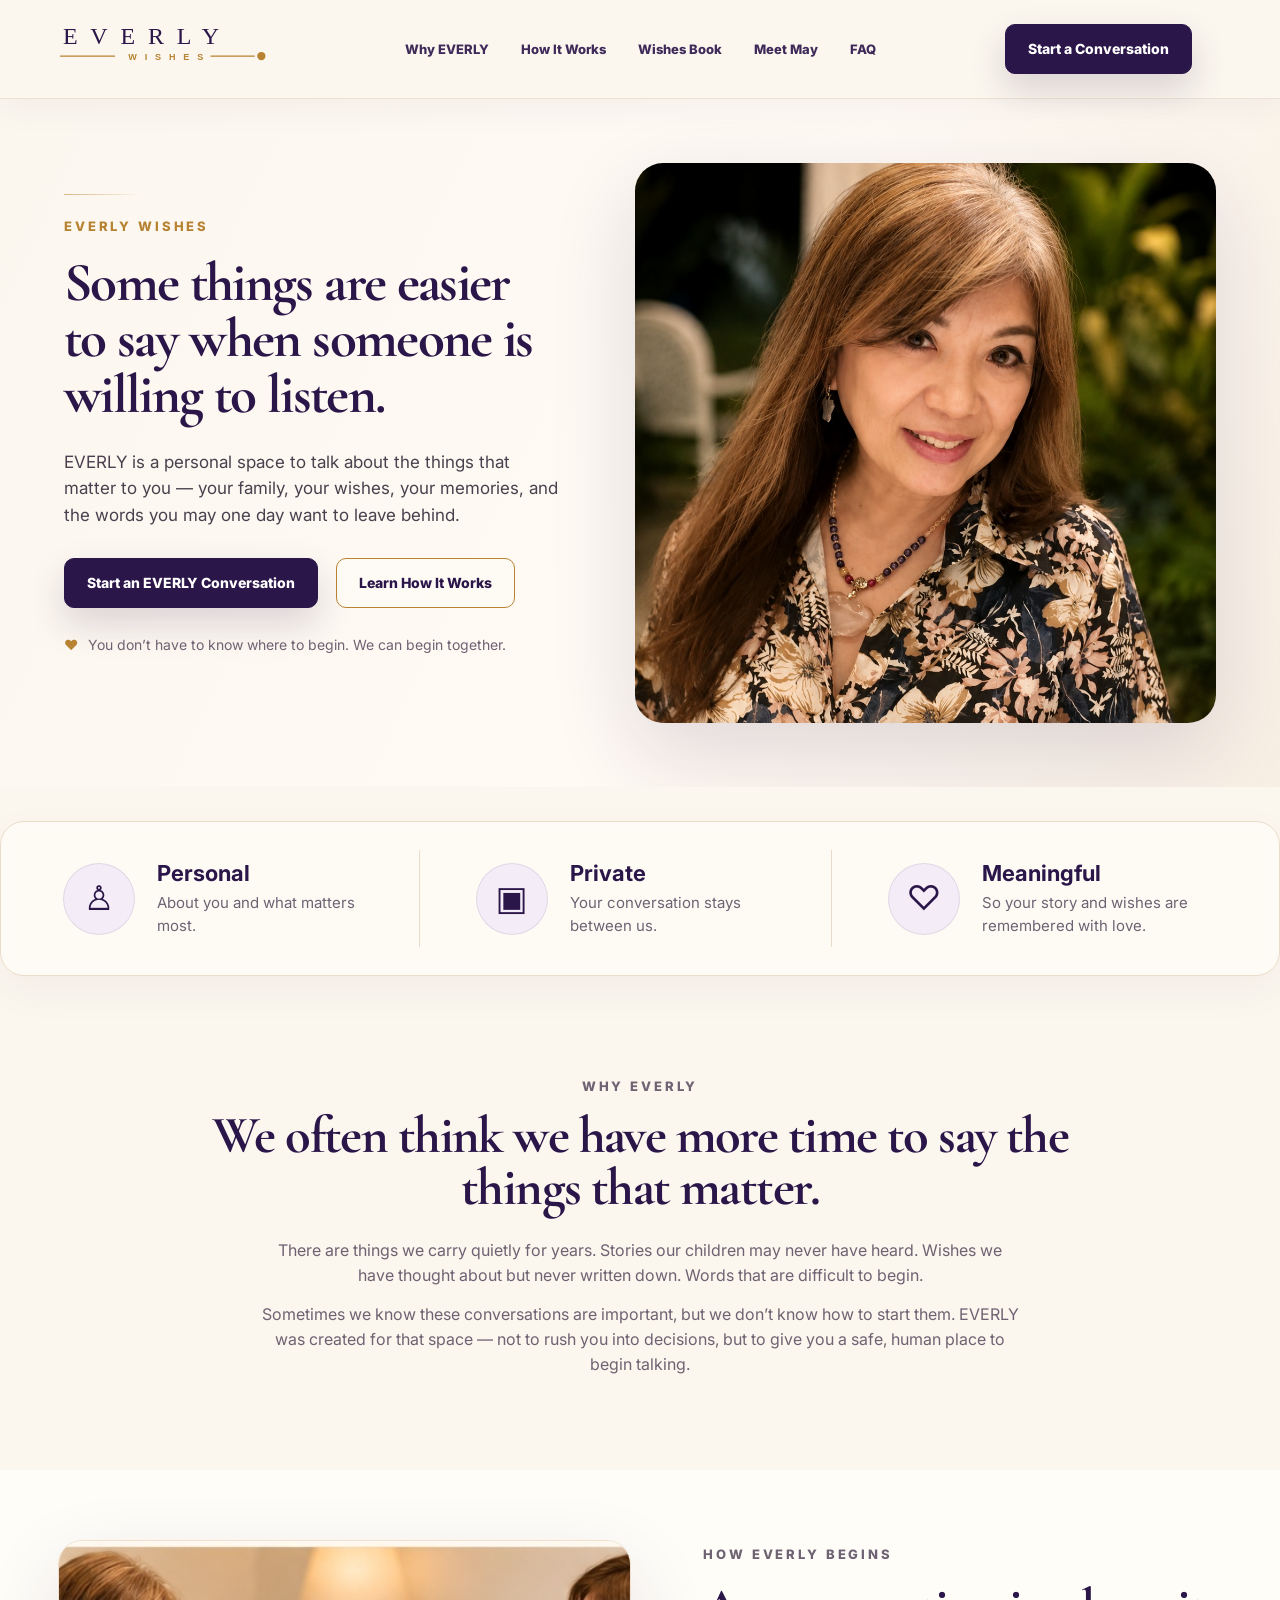
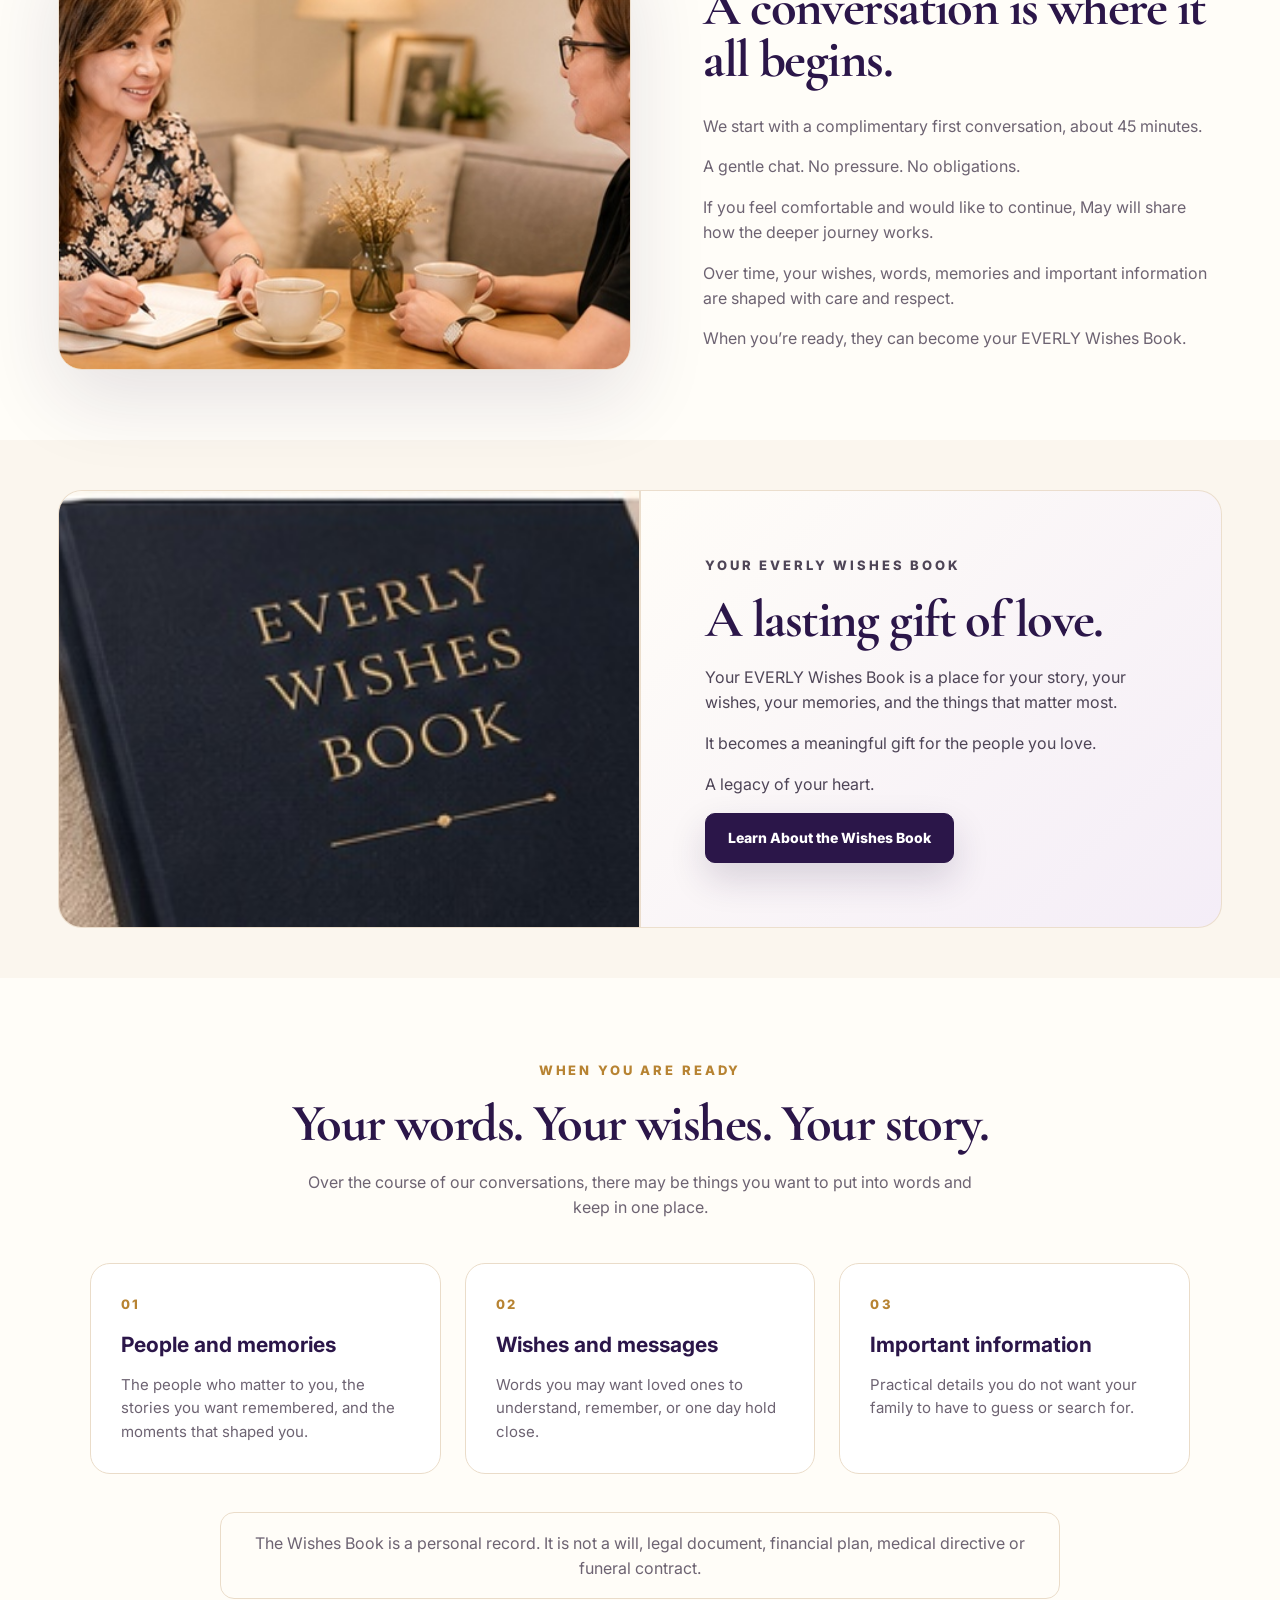
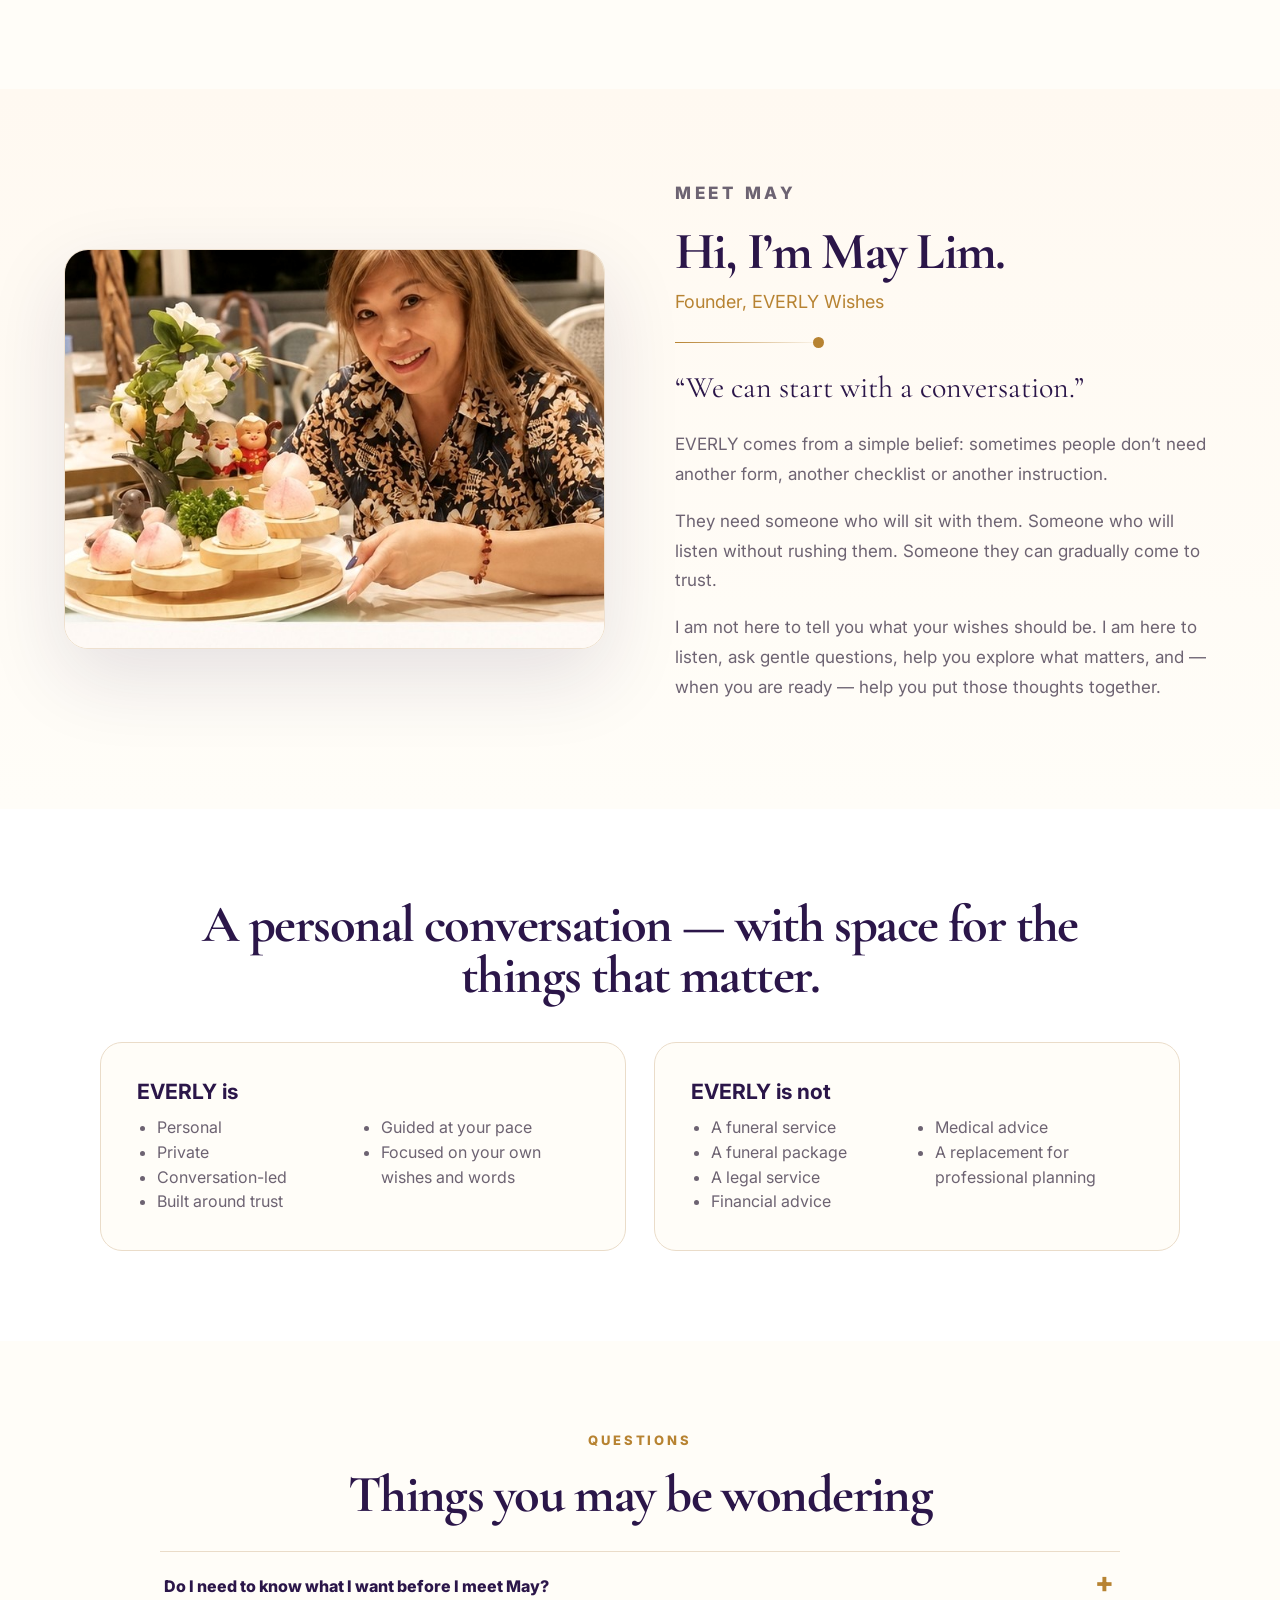
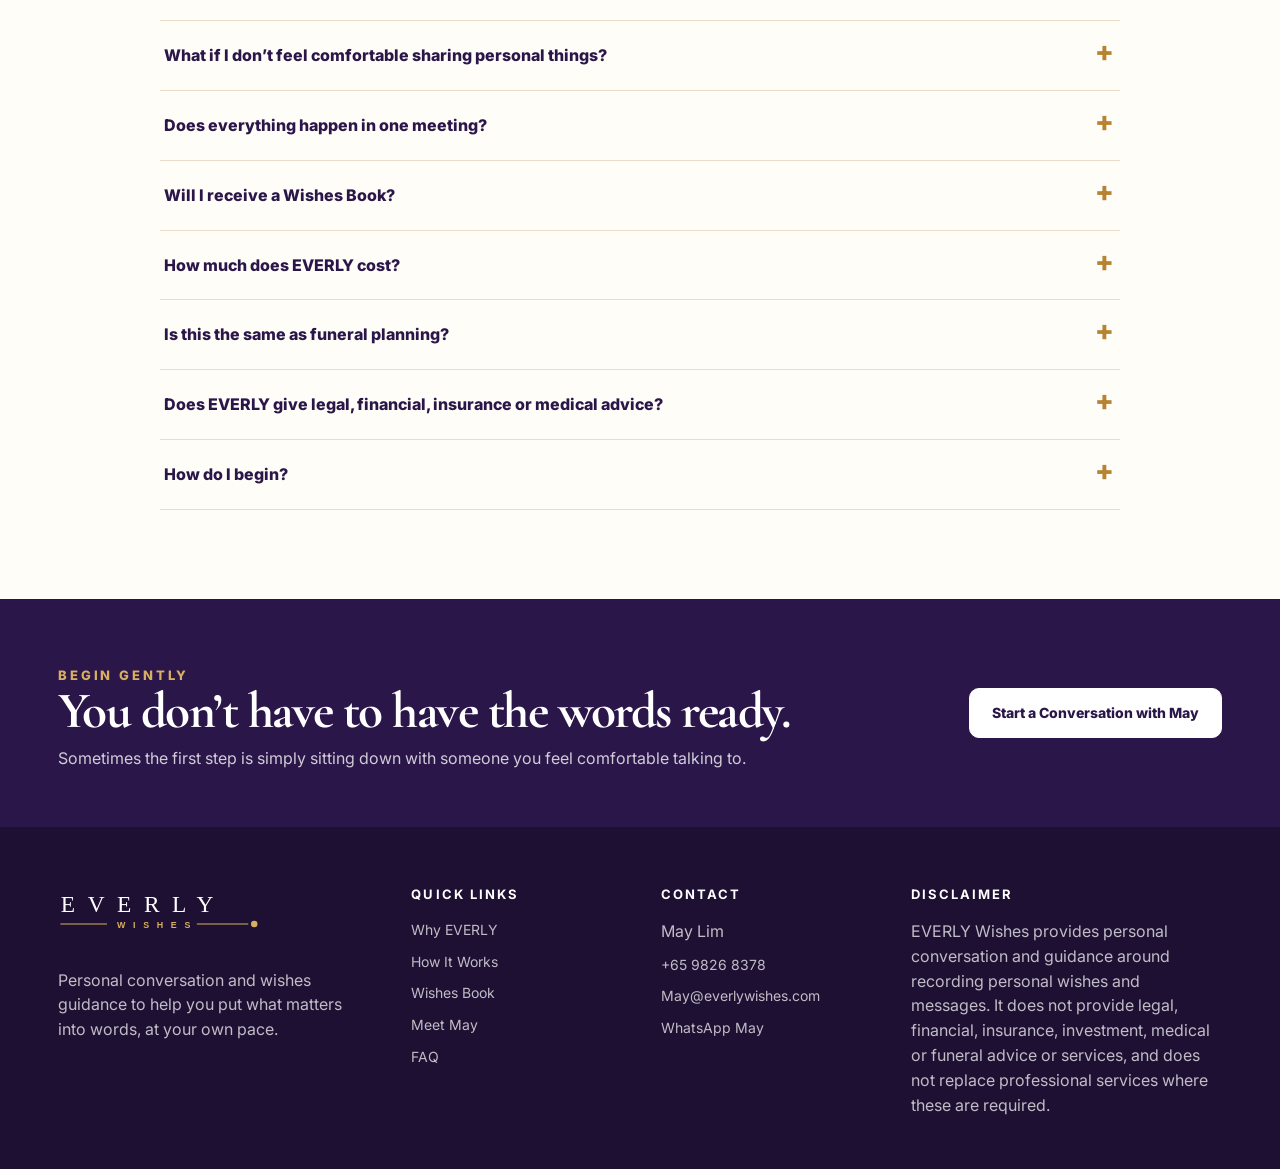
<file: index.html>
<!DOCTYPE html>
<html lang="en">
<head>
  <meta charset="utf-8" />
  <meta name="viewport" content="width=device-width, initial-scale=1" />
  <title>EVERLY Wishes | Start an EVERLY Conversation</title>
  <meta name="description" content="EVERLY Wishes is a personal conversation and wishes guidance service by May Lim. Start with a conversation, and when you are ready, put what matters into words." />
  <meta property="og:title" content="EVERLY Wishes | Start an EVERLY Conversation" />
  <meta property="og:description" content="Some things are easier to say when someone is willing to listen." />
  <meta property="og:image" content="https://everly.thehopefultree.workers.dev/assets/everly-social-share-v27.jpg" />
  <meta property="og:url" content="https://everly.thehopefultree.workers.dev/" />
  <meta name="twitter:card" content="summary_large_image" />
  <link rel="preconnect" href="https://fonts.googleapis.com">
  <link rel="preconnect" href="https://fonts.gstatic.com" crossorigin>
  <link href="https://fonts.googleapis.com/css2?family=Cormorant+Garamond:wght@500;600;700&family=Inter:wght@400;500;600;700;800&display=swap" rel="stylesheet">
  <link rel="stylesheet" href="style.css?v=2.7" />
</head>
<body>
  <header class="site-header">
    <a class="logo-wrap" href="#top" aria-label="EVERLY Wishes home">
      <img src="assets/everly-logo-premium-v27.svg" alt="EVERLY Wishes" />
    </a>

    <nav class="nav" aria-label="Main navigation">
      <a href="#why">Why EVERLY</a>
      <a href="#how">How It Works</a>
      <a href="#book">Wishes Book</a>
      <a href="#may">Meet May</a>
      <a href="#faq">FAQ</a>
    </nav>

    <a class="nav-cta" href="https://wa.me/6598268378?text=Hi%20May%20Lim%2C%20I%20would%20like%20to%20start%20an%20EVERLY%20Conversation." target="_blank" rel="noopener">Start a Conversation</a>
    <button class="menu-button" aria-label="Open menu" aria-expanded="false">Menu <span></span></button>
  </header>

  <main id="top">
    <section class="hero">
      <div class="hero-copy">
        <p class="eyebrow">EVERLY Wishes</p>
        <h1>Some things are easier to say when someone is willing to listen.</h1>
        <p class="lead">EVERLY is a personal space to talk about the things that matter to you — your family, your wishes, your memories, and the words you may one day want to leave behind.</p>
        <div class="actions">
          <a class="button primary" href="https://wa.me/6598268378?text=Hi%20May%20Lim%2C%20I%20would%20like%20to%20start%20an%20EVERLY%20Conversation." target="_blank" rel="noopener">Start an EVERLY Conversation</a>
          <a class="button secondary" href="#how">Learn How It Works</a>
        </div>
        <p class="reassurance"><span>♥</span> You don’t have to know where to begin. We can begin together.</p>
      </div>
      <div class="hero-visual">
        <img src="assets/may-lim-portrait.jpg" alt="May Lim, founder of EVERLY Wishes" />
      </div>
    </section>

    <section id="why" class="benefit-strip">
      <article>
        <div class="benefit-icon">♙</div>
        <div><h3>Personal</h3><p>About you and what matters most.</p></div>
      </article>
      <article>
        <div class="benefit-icon">▣</div>
        <div><h3>Private</h3><p>Your conversation stays between us.</p></div>
      </article>
      <article>
        <div class="benefit-icon">♡</div>
        <div><h3>Meaningful</h3><p>So your story and wishes are remembered with love.</p></div>
      </article>
    </section>

    <section class="story-section section-pad">
      <p class="eyebrow center">Why EVERLY</p>
      <h2>We often think we have more time to say the things that matter.</h2>
      <p>There are things we carry quietly for years. Stories our children may never have heard. Wishes we have thought about but never written down. Words that are difficult to begin.</p>
      <p>Sometimes we know these conversations are important, but we don’t know how to start them. EVERLY was created for that space — not to rush you into decisions, but to give you a safe, human place to begin talking.</p>
    </section>

    <section id="how" class="conversation-section section-pad">
      <div class="conversation-image">
        <img src="assets/everly-conversation.jpg" alt="A gentle EVERLY Conversation with May Lim" />
      </div>
      <div class="conversation-copy">
        <p class="eyebrow">How EVERLY begins</p>
        <h2>A conversation is where it all begins.</h2>
        <p>We start with a complimentary first conversation, about 45 minutes.</p>
        <p>A gentle chat. No pressure. No obligations.</p>
        <p>If you feel comfortable and would like to continue, May will share how the deeper journey works.</p>
        <p>Over time, your wishes, words, memories and important information are shaped with care and respect.</p>
        <p>When you’re ready, they can become your EVERLY Wishes Book.</p>
      </div>
    </section>

    <section id="book" class="book-panel section-pad">
      <div class="book-image">
        <img src="assets/everly-wishes-book.jpg" alt="EVERLY Wishes Book preview" />
      </div>
      <div class="book-copy">
        <p class="eyebrow">Your EVERLY Wishes Book</p>
        <h2>A lasting gift of love.</h2>
        <p>Your EVERLY Wishes Book is a place for your story, your wishes, your memories, and the things that matter most.</p>
        <p>It becomes a meaningful gift for the people you love.</p>
        <p>A legacy of your heart.</p>
        <a class="button primary" href="#faq">Learn About the Wishes Book</a>
      </div>
    </section>

    <section class="words-section section-pad">
      <p class="eyebrow center">When you are ready</p>
      <h2>Your words. Your wishes. Your story.</h2>
      <p>Over the course of our conversations, there may be things you want to put into words and keep in one place.</p>
      <div class="word-grid">
        <article><span>01</span><h3>People and memories</h3><p>The people who matter to you, the stories you want remembered, and the moments that shaped you.</p></article>
        <article><span>02</span><h3>Wishes and messages</h3><p>Words you may want loved ones to understand, remember, or one day hold close.</p></article>
        <article><span>03</span><h3>Important information</h3><p>Practical details you do not want your family to have to guess or search for.</p></article>
      </div>
      <p class="soft-note">The Wishes Book is a personal record. It is not a will, legal document, financial plan, medical directive or funeral contract.</p>
    </section>

    <section id="may" class="may-section section-pad">
      <div class="may-photo">
        <img src="assets/may-lim-meet-v27.jpg" alt="May Lim in a warm personal setting" />
      </div>
      <div class="may-copy">
        <p class="eyebrow">Meet May</p>
        <h2>Hi, I’m May Lim.</h2>
        <p class="role">Founder, EVERLY Wishes</p>
        <div class="gold-line"></div>
        <blockquote>“We can start with a conversation.”</blockquote>
        <p>EVERLY comes from a simple belief: sometimes people don’t need another form, another checklist or another instruction.</p>
        <p>They need someone who will sit with them. Someone who will listen without rushing them. Someone they can gradually come to trust.</p>
        <p>I am not here to tell you what your wishes should be. I am here to listen, ask gentle questions, help you explore what matters, and — when you are ready — help you put those thoughts together.</p>
      </div>
    </section>

    <section class="boundaries section-pad">
      <h2>A personal conversation — with space for the things that matter.</h2>
      <div class="boundary-grid">
        <div>
          <h3>EVERLY is</h3>
          <ul>
            <li>Personal</li>
            <li>Private</li>
            <li>Conversation-led</li>
            <li>Built around trust</li>
            <li>Guided at your pace</li>
            <li>Focused on your own wishes and words</li>
          </ul>
        </div>
        <div>
          <h3>EVERLY is not</h3>
          <ul>
            <li>A funeral service</li>
            <li>A funeral package</li>
            <li>A legal service</li>
            <li>Financial advice</li>
            <li>Medical advice</li>
            <li>A replacement for professional planning</li>
          </ul>
        </div>
      </div>
    </section>

    <section id="faq" class="faq section-pad">
      <p class="eyebrow center">Questions</p>
      <h2>Things you may be wondering</h2>
      <div class="faq-list">
        <details><summary>Do I need to know what I want before I meet May?</summary><p>No. The first conversation is simply a chance to get to know each other. You do not need to arrive with a completed list of wishes.</p></details>
        <details><summary>What if I don’t feel comfortable sharing personal things?</summary><p>That’s completely okay. Trust cannot be forced. You decide what you want to share and when.</p></details>
        <details><summary>Does everything happen in one meeting?</summary><p>Not necessarily. EVERLY is relationship-led. Some conversations may take time, and there is no need to rush the process.</p></details>
        <details><summary>Will I receive a Wishes Book?</summary><p>The EVERLY Wishes Book is intended to bring together the things you have chosen to record and preserve. The final form depends on what you choose to share.</p></details>
        <details><summary>How much does EVERLY cost?</summary><p>EVERLY is not intended to be a one-size-fits-all, one-session service. After the first conversation, May can explain the next steps and the investment involved before any deeper work begins.</p></details>
        <details><summary>Is this the same as funeral planning?</summary><p>No. EVERLY is not a funeral service or funeral package. It is a personal conversation and wishes guidance service.</p></details>
        <details><summary>Does EVERLY give legal, financial, insurance or medical advice?</summary><p>No. Where something requires professional legal, financial, insurance or medical advice, you should seek the appropriate qualified professional.</p></details>
        <details><summary>How do I begin?</summary><p>You can start with an EVERLY Conversation. There is no pressure to prepare perfect answers.</p></details>
      </div>
    </section>

    <section class="final-cta">
      <div>
        <p class="eyebrow">Begin gently</p>
        <h2>You don’t have to have the words ready.</h2>
        <p>Sometimes the first step is simply sitting down with someone you feel comfortable talking to.</p>
      </div>
      <a class="button light" href="https://wa.me/6598268378?text=Hi%20May%20Lim%2C%20I%20would%20like%20to%20start%20an%20EVERLY%20Conversation." target="_blank" rel="noopener">Start a Conversation with May</a>
    </section>
  </main>

  <footer class="footer">
    <div>
      <img class="footer-logo-img" src="assets/everly-logo-premium-white.svg" alt="EVERLY Wishes" />
      <p>Personal conversation and wishes guidance to help you put what matters into words, at your own pace.</p>
    </div>
    <div>
      <h3>Quick Links</h3>
      <a href="#why">Why EVERLY</a>
      <a href="#how">How It Works</a>
      <a href="#book">Wishes Book</a>
      <a href="#may">Meet May</a>
      <a href="#faq">FAQ</a>
    </div>
    <div>
      <h3>Contact</h3>
      <p>May Lim</p>
      <a href="tel:+6598268378">+65 9826 8378</a>
      <a href="mailto:May@everlywishes.com">May@everlywishes.com</a>
      <a href="https://wa.me/6598268378" target="_blank" rel="noopener">WhatsApp May</a>
    </div>
    <div>
      <h3>Disclaimer</h3>
      <p>EVERLY Wishes provides personal conversation and guidance around recording personal wishes and messages. It does not provide legal, financial, insurance, investment, medical or funeral advice or services, and does not replace professional services where these are required.</p>
    </div>
  </footer>

  <script src="script.js?v=2.7"></script>
</body>
</html>
</file>
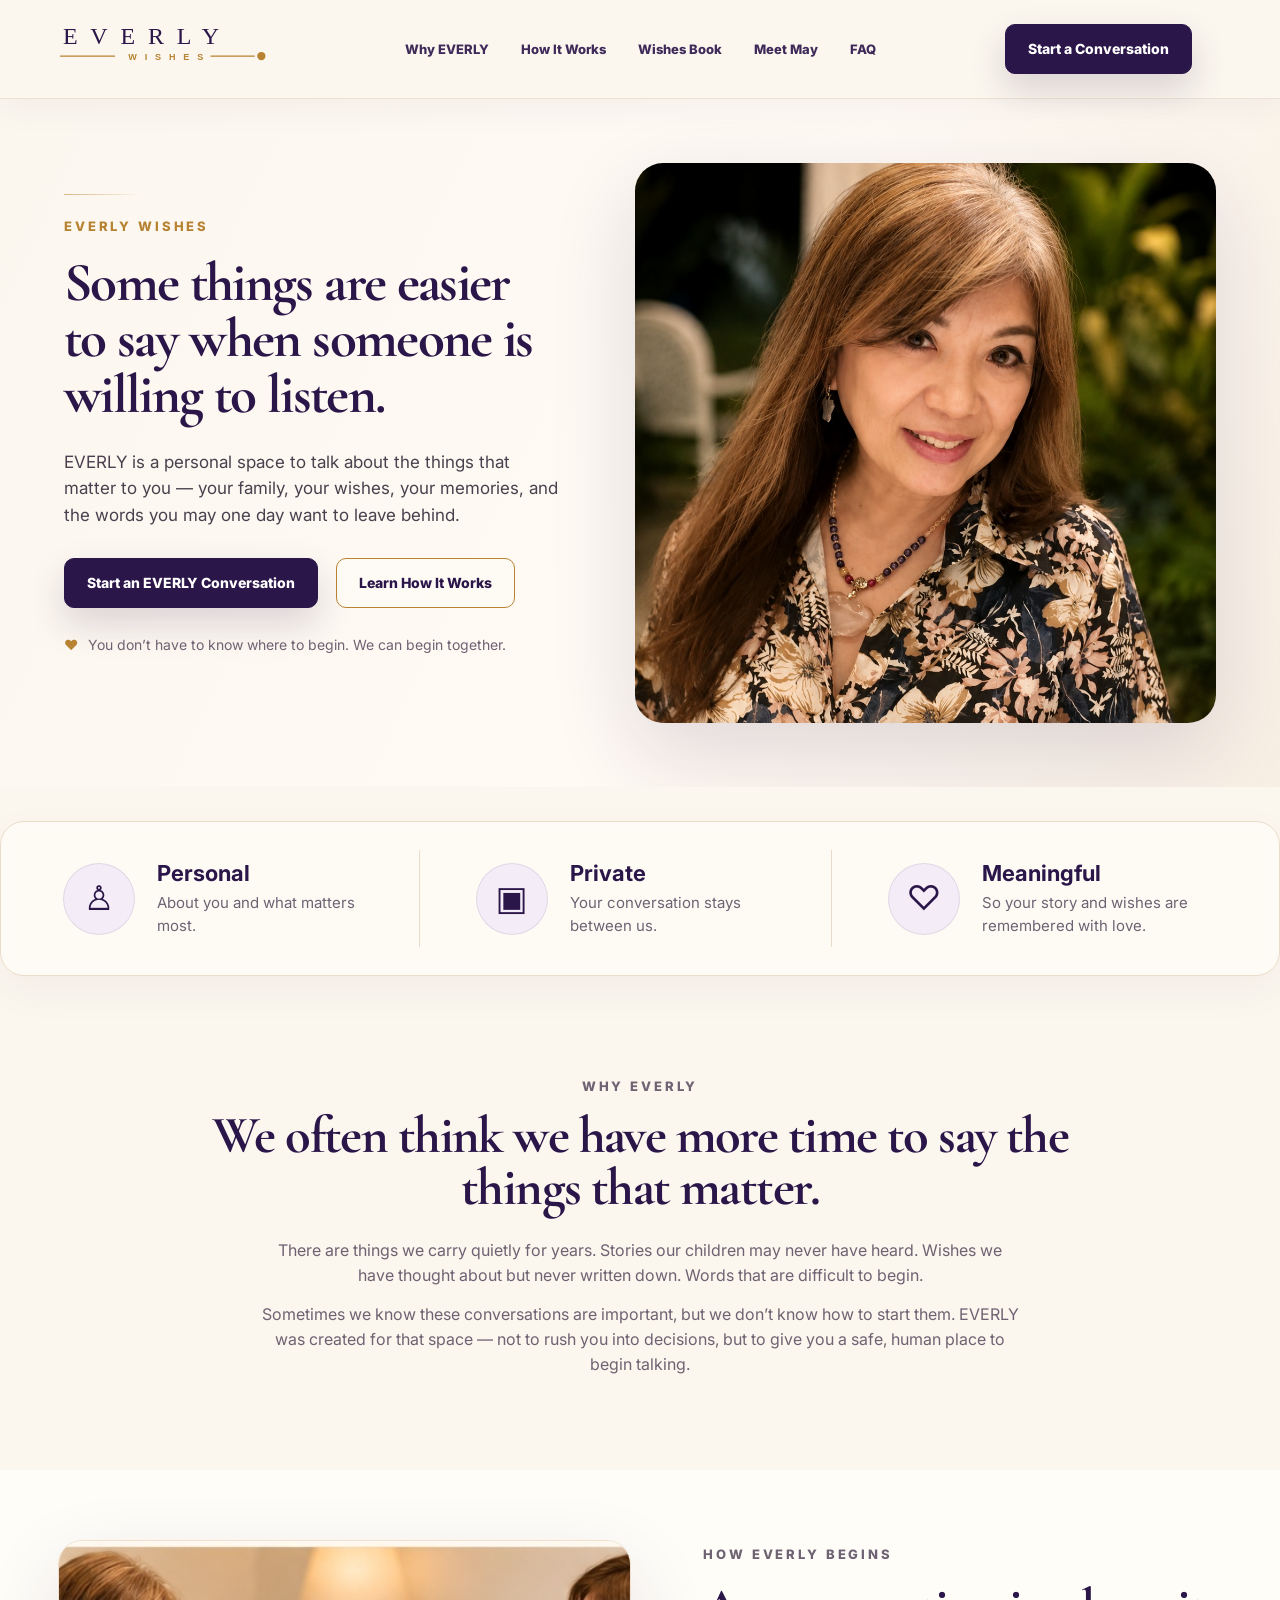
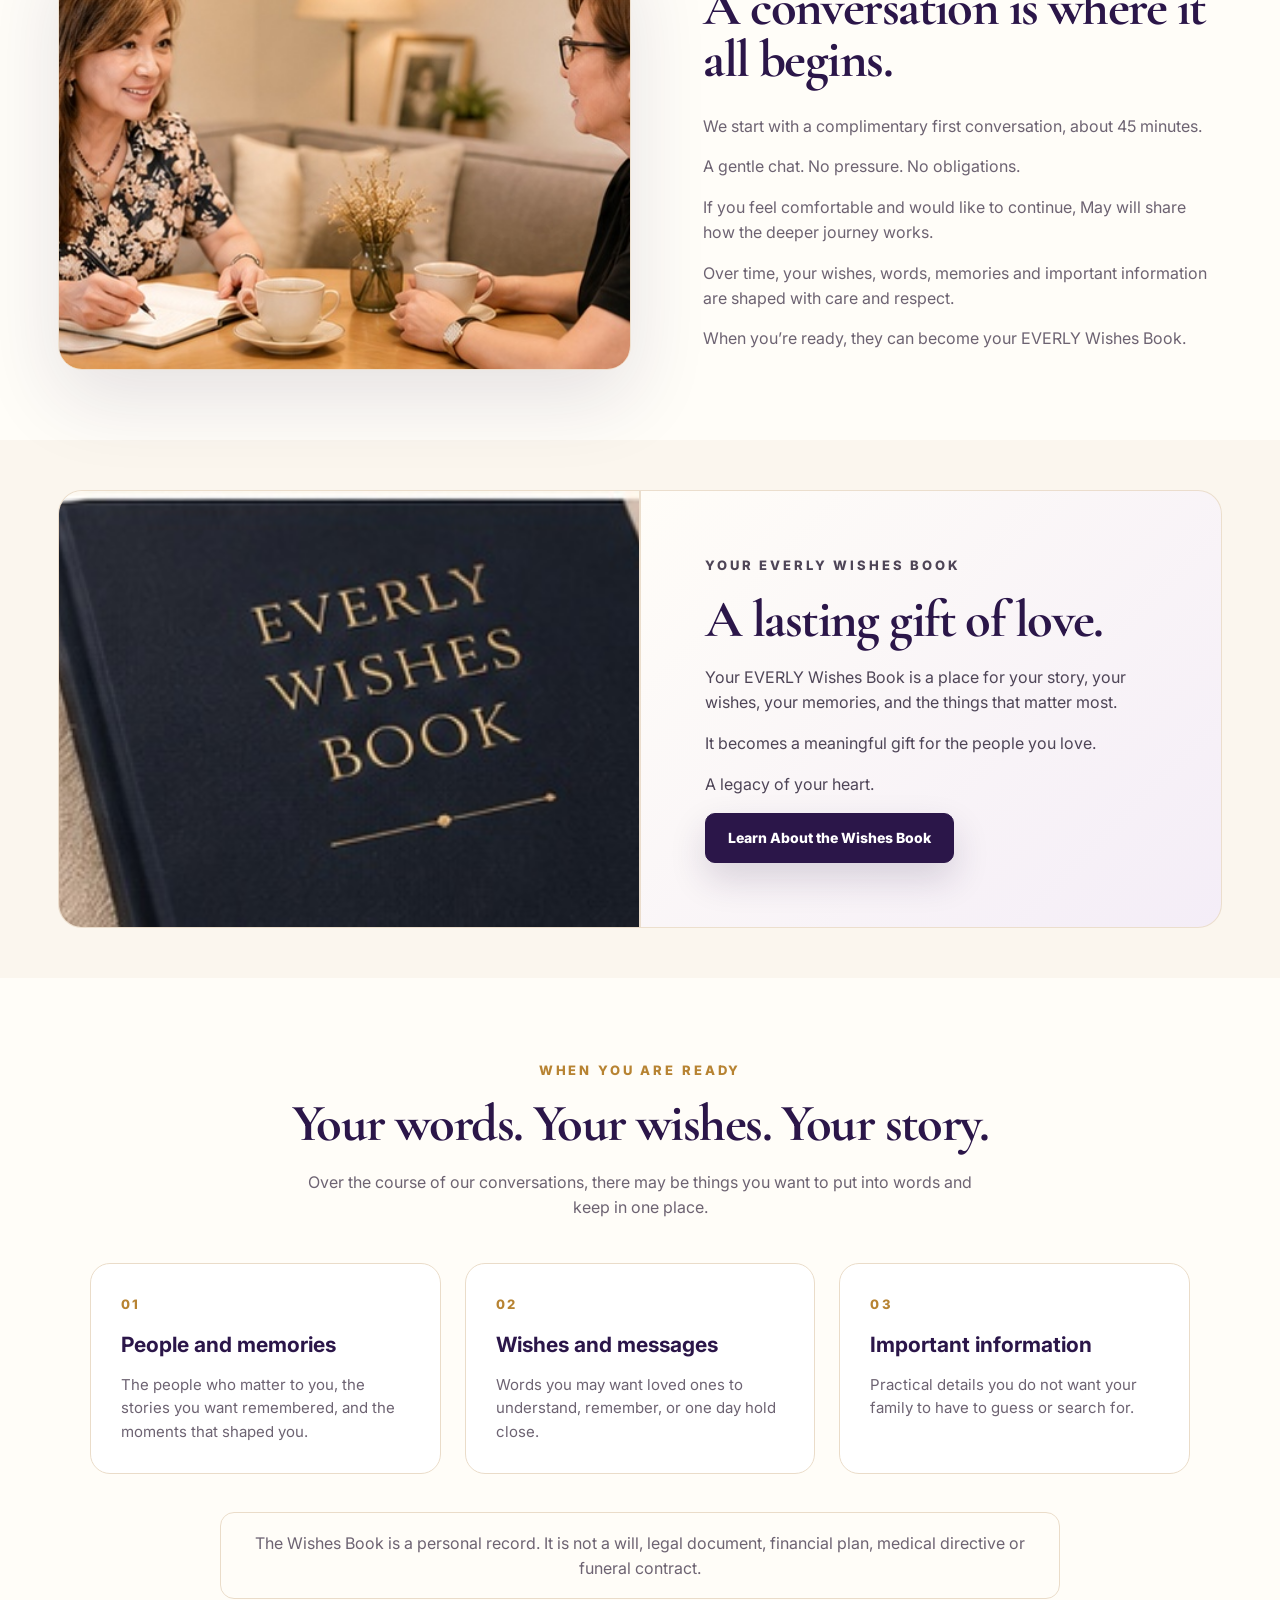
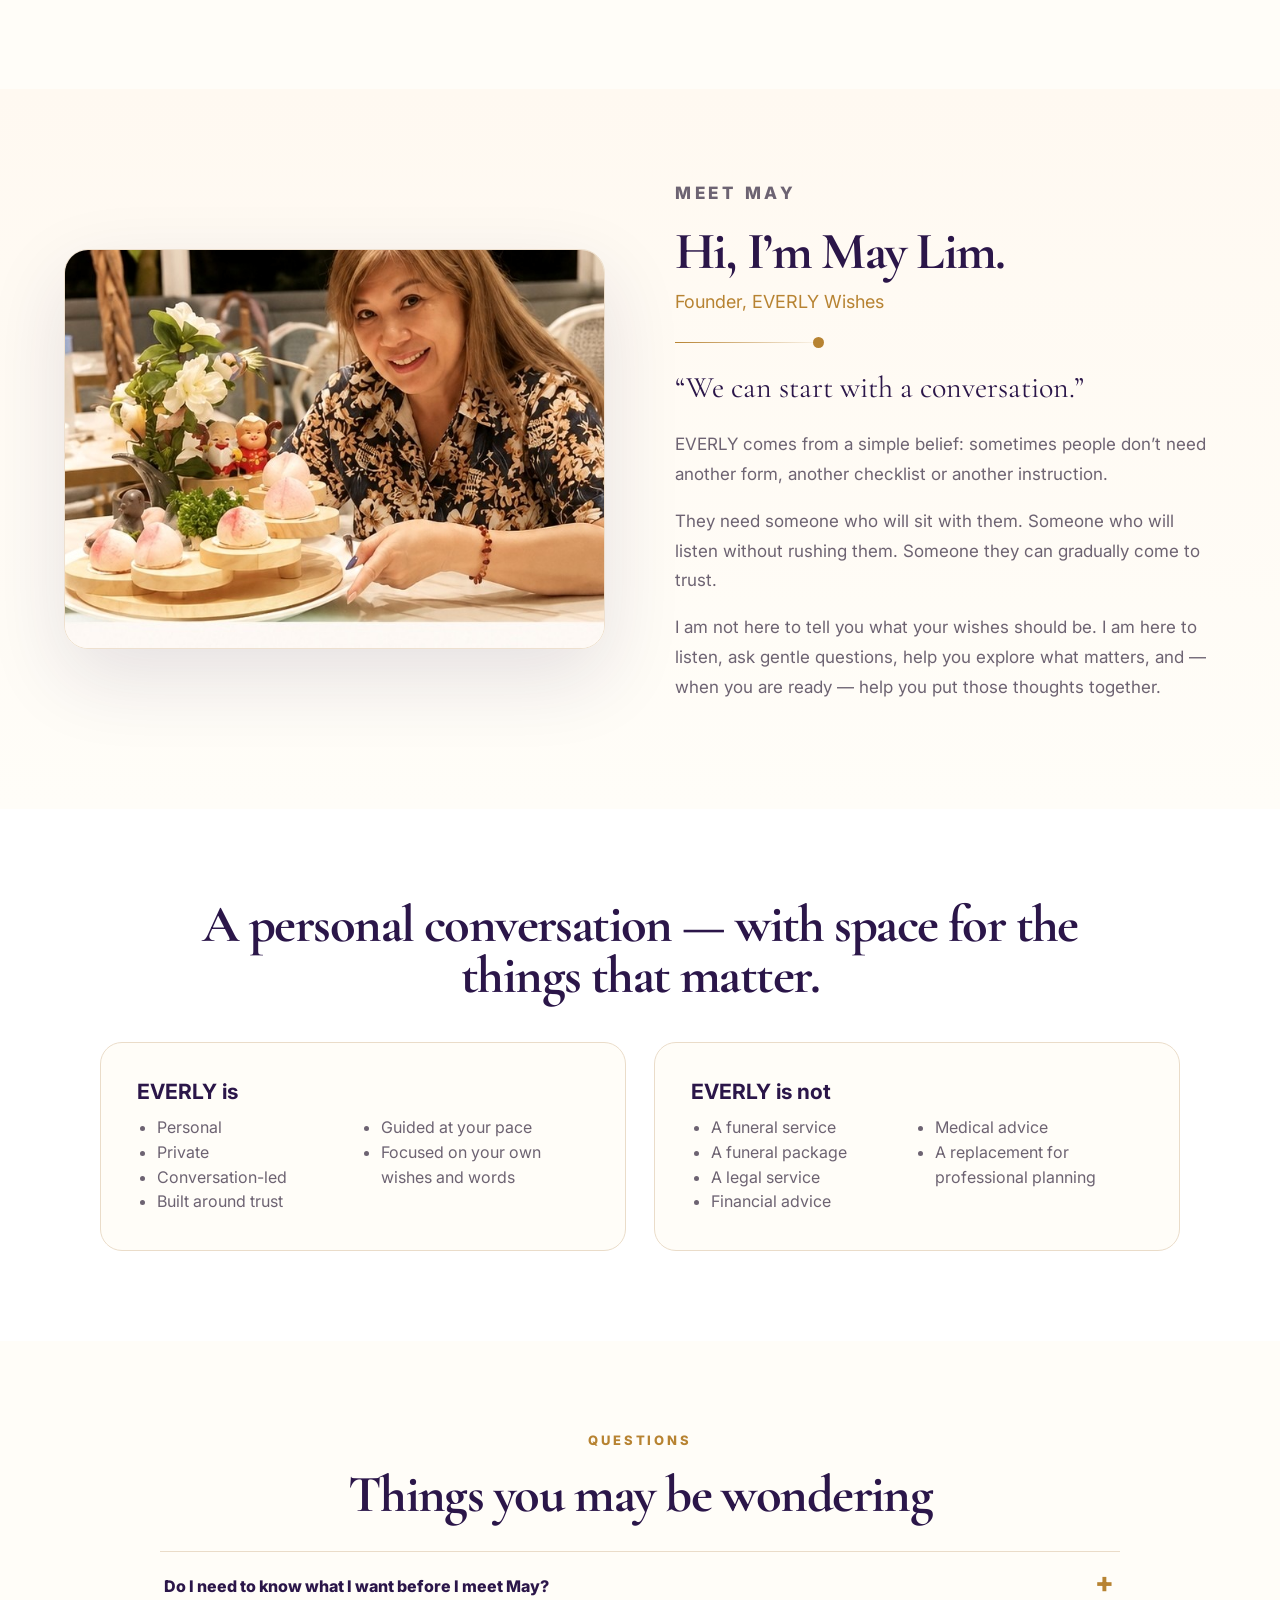
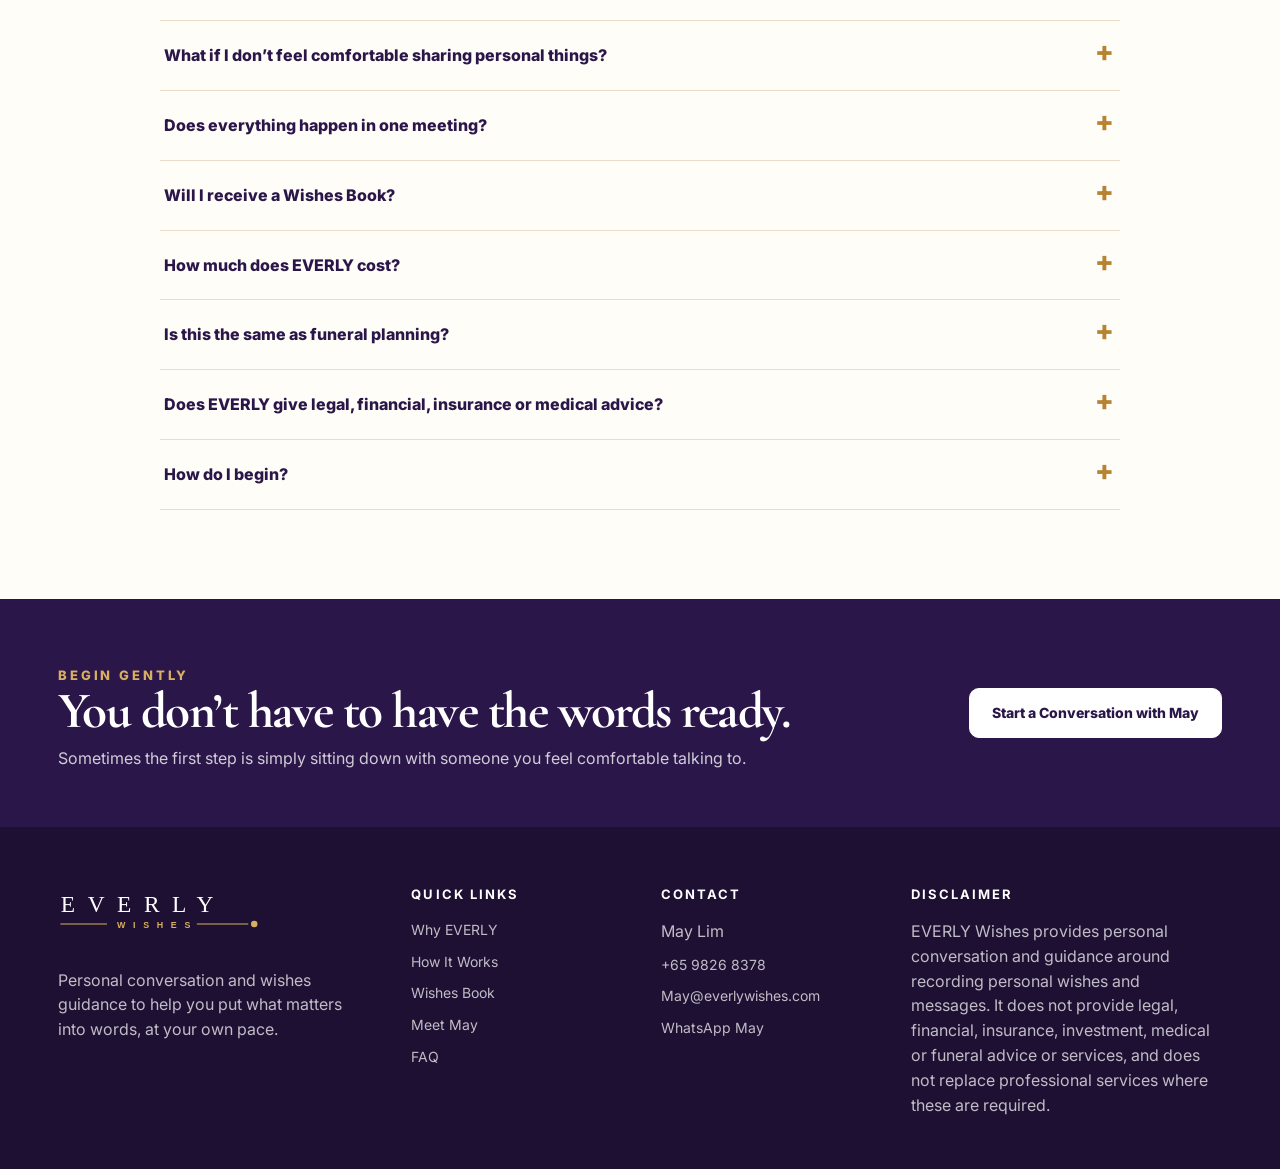
<file: share.html>
<!DOCTYPE html>
<html lang="en">
<head>
  <meta charset="utf-8" />
  <meta name="viewport" content="width=device-width, initial-scale=1" />
  <title>EVERLY Wishes | Personal Wishes Planning</title>
  <meta name="description" content="Some things are easier to say when someone is willing to listen. Start an EVERLY Conversation with May Lim." />
  <meta property="og:title" content="EVERLY Wishes | Start an EVERLY Conversation" />
  <meta property="og:description" content="Some things are easier to say when someone is willing to listen." />
  <meta property="og:image" content="https://everly.thehopefultree.workers.dev/assets/everly-social-share-v27.jpg" />
  <meta property="og:url" content="https://everly.thehopefultree.workers.dev/" />
  <meta name="twitter:card" content="summary_large_image" />
  <meta http-equiv="refresh" content="0; url=/" />
</head>
<body>
  <p><a href="/">EVERLY Wishes</a></p>
</body>
</html>
</file>
<file: style.css>
:root{
  --cream:#fbf6ee;
  --cream-2:#fffaf4;
  --soft:#f7efe4;
  --lavender:#f4edf7;
  --plum:#2b1649;
  --plum-2:#3b1f5f;
  --gold:#b78332;
  --gold-2:#d8ae5f;
  --ink:#2a2430;
  --muted:#6d6372;
  --line:#eadcc9;
  --white:#fff;
  --shadow:0 28px 80px rgba(43,22,73,.12);
}
*{box-sizing:border-box}
html{scroll-behavior:smooth}
body{
  margin:0;
  font-family:Inter,system-ui,-apple-system,BlinkMacSystemFont,"Segoe UI",sans-serif;
  color:var(--ink);
  background:var(--cream);
  line-height:1.55;
}
a{color:inherit;text-decoration:none}
img{max-width:100%;display:block}
.site-header{
  position:sticky;
  top:0;
  z-index:50;
  display:grid;
  grid-template-columns:auto 1fr auto auto;
  align-items:center;
  gap:28px;
  padding:22px clamp(24px,4.8vw,60px);
  background:rgba(251,246,238,.98);
  border-bottom:1px solid rgba(234,220,201,.72);
  backdrop-filter:blur(18px);
  box-shadow:0 10px 34px rgba(43,22,73,.045);
}
.logo-wrap img{width:235px;height:auto;display:block}
.nav{
  display:flex;
  justify-content:center;
  align-items:center;
  gap:34px;
  color:var(--plum);
  font-size:14px;
  font-weight:800;
}
.nav a{opacity:.9}
.nav a:hover{color:var(--gold);opacity:1}
.nav-cta,.button{
  display:inline-flex;
  align-items:center;
  justify-content:center;
  min-height:50px;
  padding:13px 22px;
  border-radius:10px;
  border:1px solid var(--plum);
  font-size:14px;
  font-weight:800;
  transition:transform .18s ease, box-shadow .18s ease, background .18s ease;
}
.nav-cta,.button.primary{
  background:var(--plum);
  color:#fff;
  box-shadow:0 16px 36px rgba(43,22,73,.16);
}
.button.secondary{background:rgba(255,253,248,.55);color:var(--plum);border-color:var(--gold)}
.button.light{background:#fff;color:var(--plum);border-color:#fff}
.button:hover,.nav-cta:hover{transform:translateY(-1px);box-shadow:0 18px 42px rgba(43,22,73,.18)}
.menu-button{display:none}
.section-pad{padding:clamp(72px,7vw,106px) clamp(22px,5vw,58px)}
.eyebrow{
  margin:0 0 18px;
  color:var(--gold);
  text-transform:uppercase;
  letter-spacing:.22em;
  font-size:13px;
  font-weight:800;
}
.center{text-align:center}
h1,h2{
  font-family:"Cormorant Garamond",Georgia,serif;
  color:var(--plum);
  font-weight:700;
  line-height:.99;
  letter-spacing:-.03em;
  margin:0;
}
h1{font-size:clamp(50px,5.2vw,78px)}
h2{font-size:clamp(40px,4.1vw,60px)}
h3{margin:0 0 10px;color:var(--plum);font-size:21px;line-height:1.22}
p{font-size:16px}
.hero{
  display:grid;
  grid-template-columns:1.02fr .98fr;
  align-items:stretch;
  min-height:590px;
  border-bottom:1px solid rgba(234,220,201,.72);
  background:linear-gradient(110deg,#fff9f1 0%,#fffdf8 50%,#f7eadc 100%);
  overflow:hidden;
}
.hero-copy{
  padding:clamp(70px,8vw,108px) clamp(24px,5vw,58px);
  display:flex;
  flex-direction:column;
  justify-content:center;
}
.lead{
  max-width:550px;
  color:#49414e;
  margin:26px 0 0;
  font-size:17px;
}
.actions{display:flex;gap:18px;flex-wrap:wrap;margin-top:30px}
.reassurance{
  margin-top:26px;
  color:var(--muted);
  display:flex;
  gap:10px;
  align-items:center;
  font-size:14px;
}
.reassurance span{color:var(--gold)}
.hero-visual{
  min-height:540px;
  background:linear-gradient(90deg,rgba(255,249,241,.98) 0%,rgba(255,249,241,.48) 20%,transparent 42%);
}
.hero-visual img{
  width:100%;
  height:100%;
  object-fit:cover;
  object-position:center 30%;
}
.benefit-strip{
  margin:38px clamp(22px,5vw,58px) 0;
  padding:28px 34px;
  border:1px solid var(--line);
  border-radius:24px;
  background:rgba(255,253,248,.78);
  display:grid;
  grid-template-columns:repeat(3,1fr);
  gap:28px;
  box-shadow:0 14px 44px rgba(43,22,73,.045);
}
.benefit-strip article{
  display:grid;
  grid-template-columns:auto 1fr;
  align-items:center;
  gap:22px;
  padding:10px 28px;
  border-right:1px solid var(--line);
}
.benefit-strip article:last-child{border-right:0}
.benefit-icon{
  width:72px;height:72px;border-radius:50%;
  display:flex;align-items:center;justify-content:center;
  background:var(--lavender);
  border:1px solid rgba(43,22,73,.10);
  color:var(--plum);
  font-size:34px;
}
.benefit-strip h3{font-size:22px;margin-bottom:4px}
.benefit-strip p{margin:0;color:var(--muted);font-size:15px}
.story-section{
  max-width:990px;
  margin:0 auto;
  text-align:center;
  padding-top:92px;
  padding-bottom:80px;
}
.story-section h2{margin-bottom:24px}
.story-section p{max-width:760px;margin:14px auto;color:var(--muted)}
.conversation-section{
  display:grid;
  grid-template-columns:1.05fr .95fr;
  gap:clamp(42px,6vw,72px);
  align-items:center;
  background:#fffdf8;
  padding-top:70px;
  padding-bottom:70px;
}
.conversation-image img,.may-photo img{
  width:100%;
  height:430px;
  object-fit:cover;
  border-radius:24px;
  box-shadow:var(--shadow);
}
.conversation-copy p{max-width:560px;color:var(--muted)}
.conversation-copy h2{margin-bottom:28px}
.book-panel{
  display:grid;
  grid-template-columns:1fr 1fr;
  gap:0;
  align-items:stretch;
  padding-top:50px;
  padding-bottom:50px;
}
.book-panel>div{
  overflow:hidden;
}
.book-image{
  border-radius:24px 0 0 24px;
  background:var(--soft);
}
.book-image img{
  width:100%;
  height:100%;
  min-height:350px;
  object-fit:cover;
}
.book-copy{
  border-radius:0 24px 24px 0;
  padding:clamp(42px,5vw,70px);
  background:linear-gradient(135deg,#fffdf8 0%,#f4edf7 100%);
  border:1px solid var(--line);
  border-left:0;
}
.book-copy h2{margin-bottom:20px}
.book-copy p{max-width:520px;color:#4e4557}
.words-section{
  text-align:center;
  background:#fffdf8;
  padding-top:82px;
}
.words-section>p:not(.eyebrow):not(.soft-note){
  max-width:700px;
  margin:20px auto 0;
  color:var(--muted);
}
.word-grid{
  display:grid;
  grid-template-columns:repeat(3,1fr);
  gap:24px;
  margin:44px auto 0;
  max-width:1100px;
  text-align:left;
}
.word-grid article{
  padding:30px;
  background:#fff;
  border:1px solid var(--line);
  border-radius:20px;
}
.word-grid span{display:block;color:var(--gold);font-weight:800;letter-spacing:.18em;font-size:13px;margin-bottom:18px}
.word-grid p{color:var(--muted);font-size:15px;margin-bottom:0}
.soft-note{
  max-width:840px;
  margin:38px auto 0;
  padding:18px 22px;
  border:1px solid var(--line);
  border-radius:14px;
  color:var(--muted);
  background:#fffdf8;
}
.may-section{
  display:grid;
  grid-template-columns:.9fr 1.1fr;
  gap:clamp(44px,6vw,70px);
  align-items:center;
  background:linear-gradient(180deg,#fff9f1 0%,#fffdf8 100%);
}
.may-photo img{
  height:430px;
  object-position:center 38%;
}
.may-copy .role{
  margin:8px 0 0;
  color:var(--gold);
  font-size:18px;
}
.gold-line{
  width:150px;
  height:1px;
  background:linear-gradient(90deg,var(--gold),transparent);
  margin:24px 0 26px;
  position:relative;
}
.gold-line:after{
  content:"";
  position:absolute;
  left:138px;
  top:-5px;
  width:11px;height:11px;border-radius:50%;
  background:var(--gold);
}
blockquote{
  margin:0 0 24px;
  font-family:"Cormorant Garamond",Georgia,serif;
  color:var(--plum);
  font-size:30px;
  line-height:1.25;
}
.may-copy p{color:var(--muted);max-width:660px}
.boundaries{background:#fff}
.boundaries h2{text-align:center;max-width:880px;margin:0 auto 40px}
.boundary-grid{
  display:grid;
  grid-template-columns:1fr 1fr;
  gap:28px;
  max-width:1080px;
  margin:0 auto;
}
.boundary-grid>div{
  background:#fffdf8;
  border:1px solid var(--line);
  border-radius:22px;
  padding:36px;
}
.boundary-grid ul{columns:2;margin:0;padding-left:20px;color:var(--muted)}
.faq{background:#fffdf8;text-align:center}
.faq h2{margin-bottom:30px}
.faq-list{
  max-width:960px;
  margin:0 auto;
  text-align:left;
  border-top:1px solid var(--line);
}
details{border-bottom:1px solid var(--line)}
summary{
  cursor:pointer;
  list-style:none;
  padding:22px 42px 22px 4px;
  font-weight:800;
  color:var(--plum);
  position:relative;
}
summary:after{
  content:"+";
  position:absolute;right:6px;top:16px;
  color:var(--gold);
  font-size:28px;
  line-height:1;
}
details[open] summary:after{content:"–"}
details p{margin:0;padding:0 44px 24px 4px;color:var(--muted)}
.final-cta{
  display:flex;
  justify-content:space-between;
  align-items:center;
  gap:34px;
  padding:56px clamp(22px,5vw,58px);
  background:var(--plum);
  color:#fff;
}
.final-cta h2{color:#fff;font-size:clamp(36px,4vw,54px)}
.final-cta p{margin:10px 0 0;color:rgba(255,255,255,.78)}
.final-cta .eyebrow{color:var(--gold-2)}
.footer{
  display:grid;
  grid-template-columns:1.2fr .8fr .8fr 1.2fr;
  gap:42px;
  padding:60px clamp(22px,5vw,58px) 42px;
  background:#1e1033;
  color:#fff;
  font-size:14px;
}
.footer-logo-img{width:210px;margin-bottom:20px}
.footer h3{font-size:13px;letter-spacing:.16em;text-transform:uppercase;color:#fff;margin:0 0 16px}
.footer p,.footer a{color:rgba(255,255,255,.72);margin:0 0 10px}
.footer a{display:block}
.footer a:hover{color:var(--gold-2)}


/* V2.3 premium refinements */
.site-header {
  min-height: 84px;
}
.logo-wrap {
  display:flex;
  align-items:center;
}
.hero-copy, .section-pad {
  position:relative;
}
.hero-copy::before {
  content:"";
  position:absolute;
  inset:9% auto auto clamp(20px,4vw,46px);
  width:72px;
  height:1px;
  background:linear-gradient(90deg,var(--gold),transparent);
  opacity:.55;
}
.hero-copy > * {
  position:relative;
}
.benefit-strip, .word-grid article, .boundary-grid>div, .soft-note {
  backdrop-filter: blur(6px);
}
.conversation-image img,
.may-photo img,
.book-image,
.book-copy {
  border:1px solid rgba(234,220,201,.9);
}
.hero-visual img,
.conversation-image img,
.may-photo img,
.book-image img {
  filter:saturate(.98) contrast(1.02);
}
@supports (overflow: clip) {
  .book-panel>div { overflow:clip; }
}

@media (max-width: 1100px){
  .site-header{grid-template-columns:auto auto;justify-content:space-between}
  .nav,.nav-cta{display:none}
  .menu-button{
    display:inline-flex;align-items:center;gap:12px;
    padding:13px 18px;
    background:#fffdf8;
    border:1px solid var(--line);
    border-radius:12px;
    color:var(--plum);
    font-weight:800;
    font-size:16px;
  }
  .menu-button span,.menu-button span:before,.menu-button span:after{
    content:"";
    display:block;
    width:22px;height:2px;background:var(--plum);
    border-radius:2px;
    position:relative;
  }
  .menu-button span:before{position:absolute;top:-7px}
  .menu-button span:after{position:absolute;top:7px}
  .nav.open{
    display:flex;
    grid-column:1/-1;
    flex-direction:column;
    align-items:flex-start;
    gap:16px;
    padding:18px 0 6px;
    width:100%;
  }
  .hero,.conversation-section,.may-section,.book-panel,.boundary-grid{grid-template-columns:1fr}
  .hero-visual{min-height:auto}
  .hero-visual img{height:520px}
  .book-image{border-radius:24px 24px 0 0}
  .book-copy{border-radius:0 0 24px 24px;border:1px solid var(--line);border-top:0}
  .benefit-strip{grid-template-columns:1fr}
  .benefit-strip article{border-right:0;border-bottom:1px solid var(--line)}
  .benefit-strip article:last-child{border-bottom:0}
  .word-grid{grid-template-columns:1fr}
  .footer{grid-template-columns:1fr 1fr}
}
@media (max-width: 640px){
  .site-header{padding:18px 20px}
  .logo-wrap img{width:230px}
  .hero{display:flex;flex-direction:column-reverse}
  .hero-copy{padding:46px 22px 56px}
  .hero-visual img{
    height:420px;
    object-position:center 30%;
  }
  h1{font-size:clamp(44px,12vw,54px);line-height:1}
  h2{font-size:clamp(38px,11vw,46px)}
  .lead{font-size:17px}
  .actions{flex-direction:column}
  .button{width:100%;text-align:center}
  .reassurance{align-items:flex-start}
  .benefit-strip{
    margin:26px 20px 0;
    padding:18px;
    border-radius:20px;
  }
  .benefit-strip article{
    grid-template-columns:auto 1fr;
    padding:20px 6px;
  }
  .benefit-icon{width:58px;height:58px;font-size:26px}
  .section-pad{padding:66px 22px}
  .story-section{padding-top:72px}
  .conversation-section{padding-top:56px}
  .conversation-image img,.may-photo img{
    height:auto;
    min-height:0;
    border-radius:22px;
  }
  .book-panel{padding-top:34px;padding-bottom:34px}
  .book-image img{min-height:260px}
  .book-copy{padding:34px 24px}
  .word-grid article{padding:26px}
  .may-section{
    padding-top:56px;
    gap:32px;
  }
  blockquote{font-size:26px}
  .boundary-grid ul{columns:1}
  .boundary-grid>div{padding:30px 24px}
  .final-cta{
    display:block;
    padding:48px 22px;
  }
  .final-cta .button{margin-top:24px}
  .footer{grid-template-columns:1fr}
}
@media (max-width: 390px){
  .logo-wrap img{width:205px}
  .menu-button{padding:11px 14px}
}

@media (max-width: 640px){
  .site-header{
    min-height:76px;
    padding:14px 18px;
    background:#fbf6ee;
    box-shadow:0 8px 28px rgba(43,22,73,.055);
  }
  .logo-wrap img{width:205px}
  .menu-button{
    min-height:48px;
    padding:11px 15px;
    background:#fffaf4;
    box-shadow:0 8px 24px rgba(43,22,73,.035);
  }
  .hero{
    background:linear-gradient(180deg,#fbf6ee 0%,#fffaf4 100%);
  }
  .hero-visual img{
    height:360px;
    object-position:center 32%;
  }
  .hero-copy{
    padding:42px 22px 50px;
  }
  .hero-copy::before{display:none}
  h1{
    font-size:clamp(38px,10.7vw,48px);
    line-height:1.04;
    letter-spacing:-.035em;
  }
  h2{
    font-size:clamp(34px,9.7vw,43px);
    line-height:1.04;
  }
  .eyebrow{
    font-size:12px;
    letter-spacing:.24em;
    margin-bottom:15px;
  }
  .lead{
    font-size:16px;
    line-height:1.65;
    margin-top:22px;
  }
  .actions{margin-top:26px}
  .button{min-height:54px}
  .story-section{
    padding-top:64px;
    padding-bottom:62px;
  }
  .story-section p{
    font-size:16px;
    line-height:1.72;
  }
  .conversation-section{
    gap:30px;
    padding-top:48px;
    padding-bottom:56px;
  }
  .conversation-image img{
    aspect-ratio: 1.42 / 1;
    height:auto;
    object-fit:cover;
  }
  .book-copy, .word-grid article, .boundary-grid>div{
    box-shadow:0 16px 45px rgba(43,22,73,.055);
  }
  .may-section{
    background:linear-gradient(180deg,#fffaf4 0%,#fbf6ee 100%);
  }
  .may-photo img{
    aspect-ratio:1.52/1;
    height:auto;
    object-fit:cover;
    object-position:center 46%;
    box-shadow:0 18px 58px rgba(43,22,73,.10);
  }
  blockquote{
    font-size:25px;
    line-height:1.28;
  }
  .footer-logo-img{width:190px}
}
@media (max-width: 390px){
  .logo-wrap img{width:188px}
  .menu-button{font-size:15px}
}


/* V2.7 desktop + premium spacing corrections */
.site-header{
  background:#fbf6ee;
}
.logo-wrap img{
  opacity:1 !important;
  filter:none !important;
}
.hero{
  min-height:auto;
  max-width:1440px;
  margin:0 auto;
  padding:64px clamp(28px,5vw,72px);
  gap:clamp(42px,6vw,86px);
  grid-template-columns:.92fr 1.08fr;
  align-items:center;
  border-bottom:0;
  background:linear-gradient(115deg,#fbf6ee 0%,#fffaf4 56%,#f8efe4 100%);
}
.hero-copy{
  padding:0;
  justify-content:center;
}
.hero-copy::before{
  inset:-22px auto auto 0;
  width:78px;
}
.hero h1{
  max-width:720px;
  font-size:clamp(54px,4.3vw,74px);
  line-height:1.02;
}
.hero .lead{
  max-width:560px;
}
.hero-visual{
  min-height:0;
  height:auto;
  background:none;
}
.hero-visual img{
  height:560px;
  border-radius:28px;
  box-shadow:0 30px 86px rgba(43,22,73,.14);
  object-position:center 35%;
}
.benefit-strip{
  max-width:1360px;
  margin:34px auto 0;
}
.story-section{
  padding-top:86px;
}
.may-section{
  grid-template-columns:1fr 1fr;
  max-width:1400px;
  margin:0 auto;
  padding-left:clamp(28px,5vw,72px);
  padding-right:clamp(28px,5vw,72px);
}
.may-photo img{
  height:400px;
  object-position:center 34%;
}
.may-copy p{
  font-size:17px;
  line-height:1.75;
}
@media (min-width:1101px){
  .site-header{
    padding-top:18px;
    padding-bottom:18px;
    min-height:78px;
  }
  .logo-wrap img{width:215px}
  .nav{font-size:13px;gap:32px}
  .nav-cta{min-height:46px}
}

/* V2.7 mobile cleanup */
@media (max-width: 640px){
  .site-header{
    background:#fbf6ee !important;
    min-height:88px;
    padding:18px 20px;
  }
  .logo-wrap img{
    width:210px;
    opacity:1 !important;
  }
  .hero{
    padding:0;
    gap:0;
    max-width:none;
    display:flex;
    flex-direction:column;
  }
  .hero-visual{
    order:1;
    width:100%;
  }
  .hero-visual img{
    height:385px;
    width:100%;
    border-radius:0;
    box-shadow:none;
    object-position:center 32%;
  }
  .hero-copy{
    order:2;
    padding:46px 22px 54px;
  }
  .hero h1{
    font-size:clamp(40px,10.8vw,50px);
    line-height:1.04;
    max-width:100%;
  }
  .hero .lead{
    font-size:16px;
    line-height:1.65;
  }
  .section-pad{padding-top:60px;padding-bottom:60px}
  .story-section{
    padding-top:62px;
    padding-bottom:64px;
  }
  .story-section h2,
  .words-section h2,
  .boundaries h2{
    text-align:left;
  }
  .story-section p{
    text-align:left;
  }
  .center{text-align:left}
  .conversation-section{
    padding-top:52px;
  }
  .conversation-image img{
    aspect-ratio:1.55/1;
    border-radius:20px;
  }
  .may-section{
    grid-template-columns:1fr;
    padding:58px 22px;
  }
  .may-photo img{
    aspect-ratio:1.55/1;
    height:auto;
    object-position:center 33%;
    border-radius:22px;
  }
  .may-copy h2{
    font-size:clamp(38px,10vw,48px);
  }
  .may-copy .role{
    font-size:17px;
  }
}
</file>
